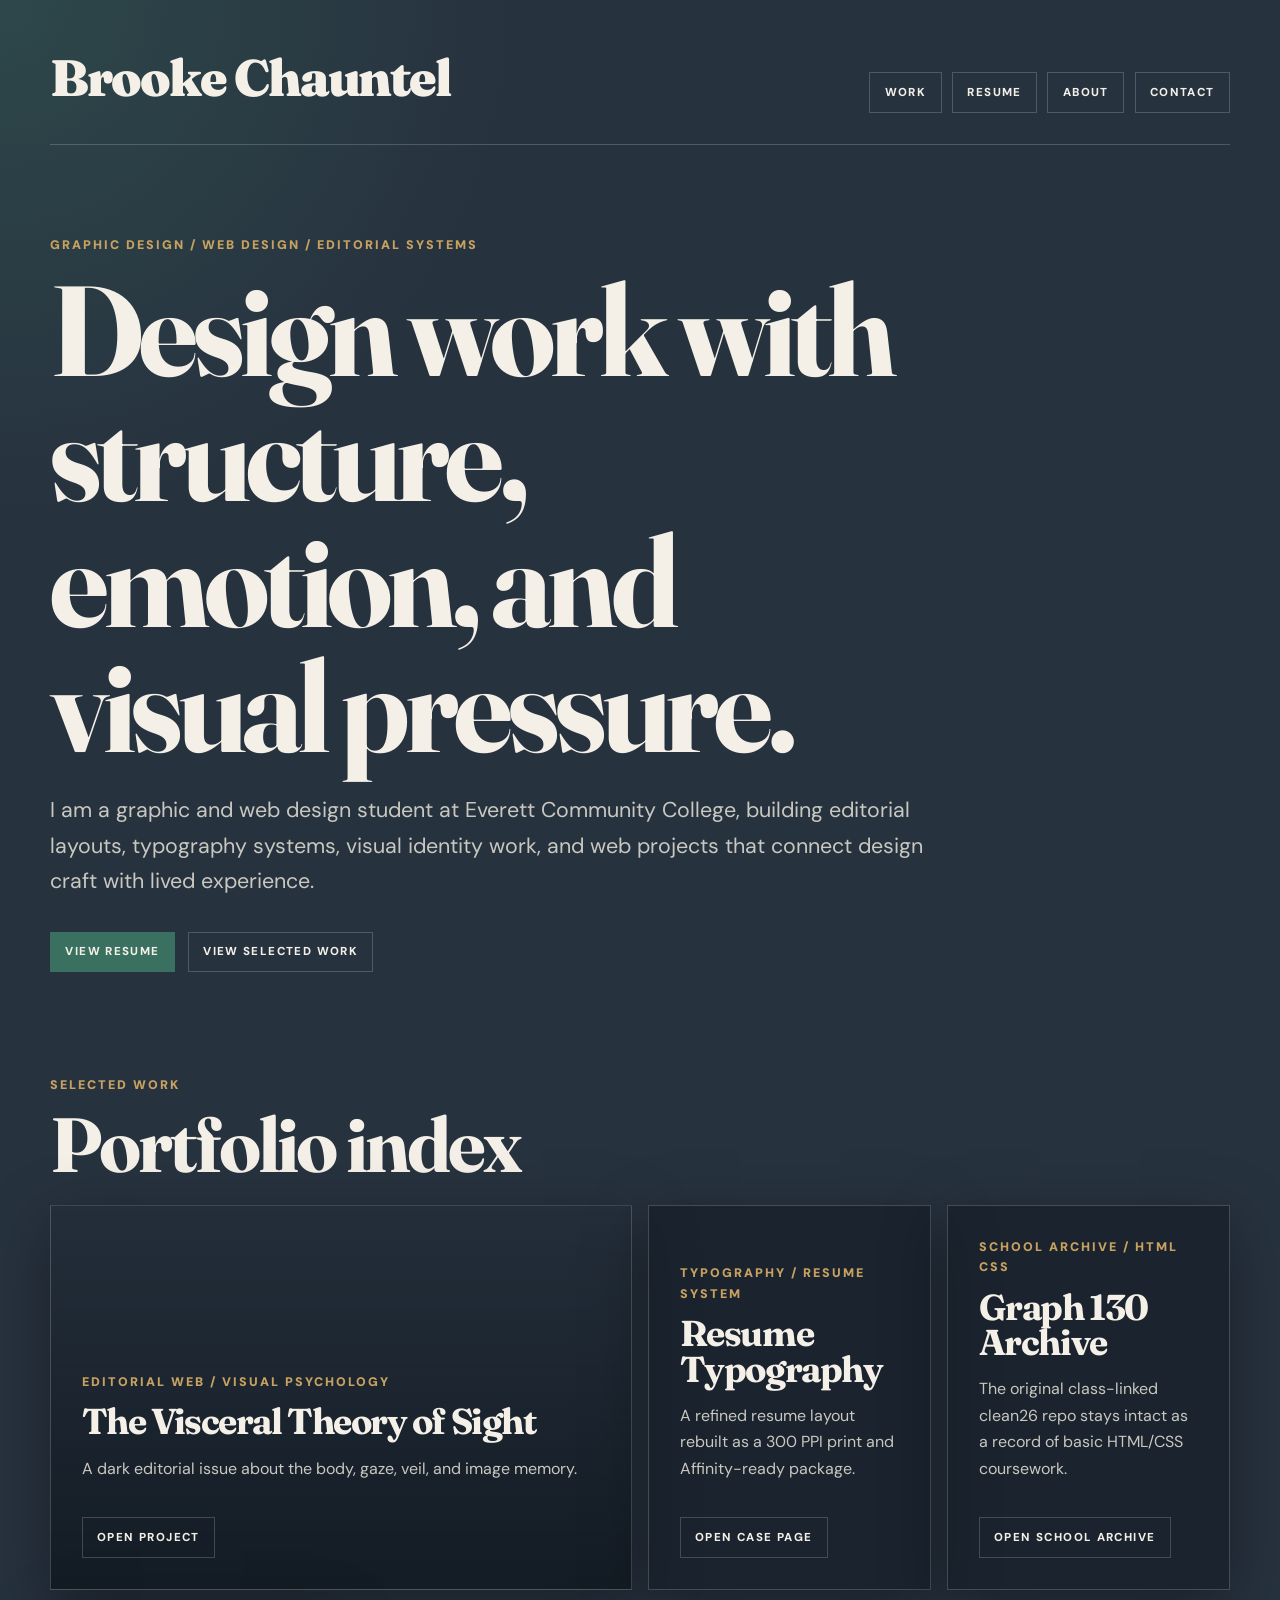
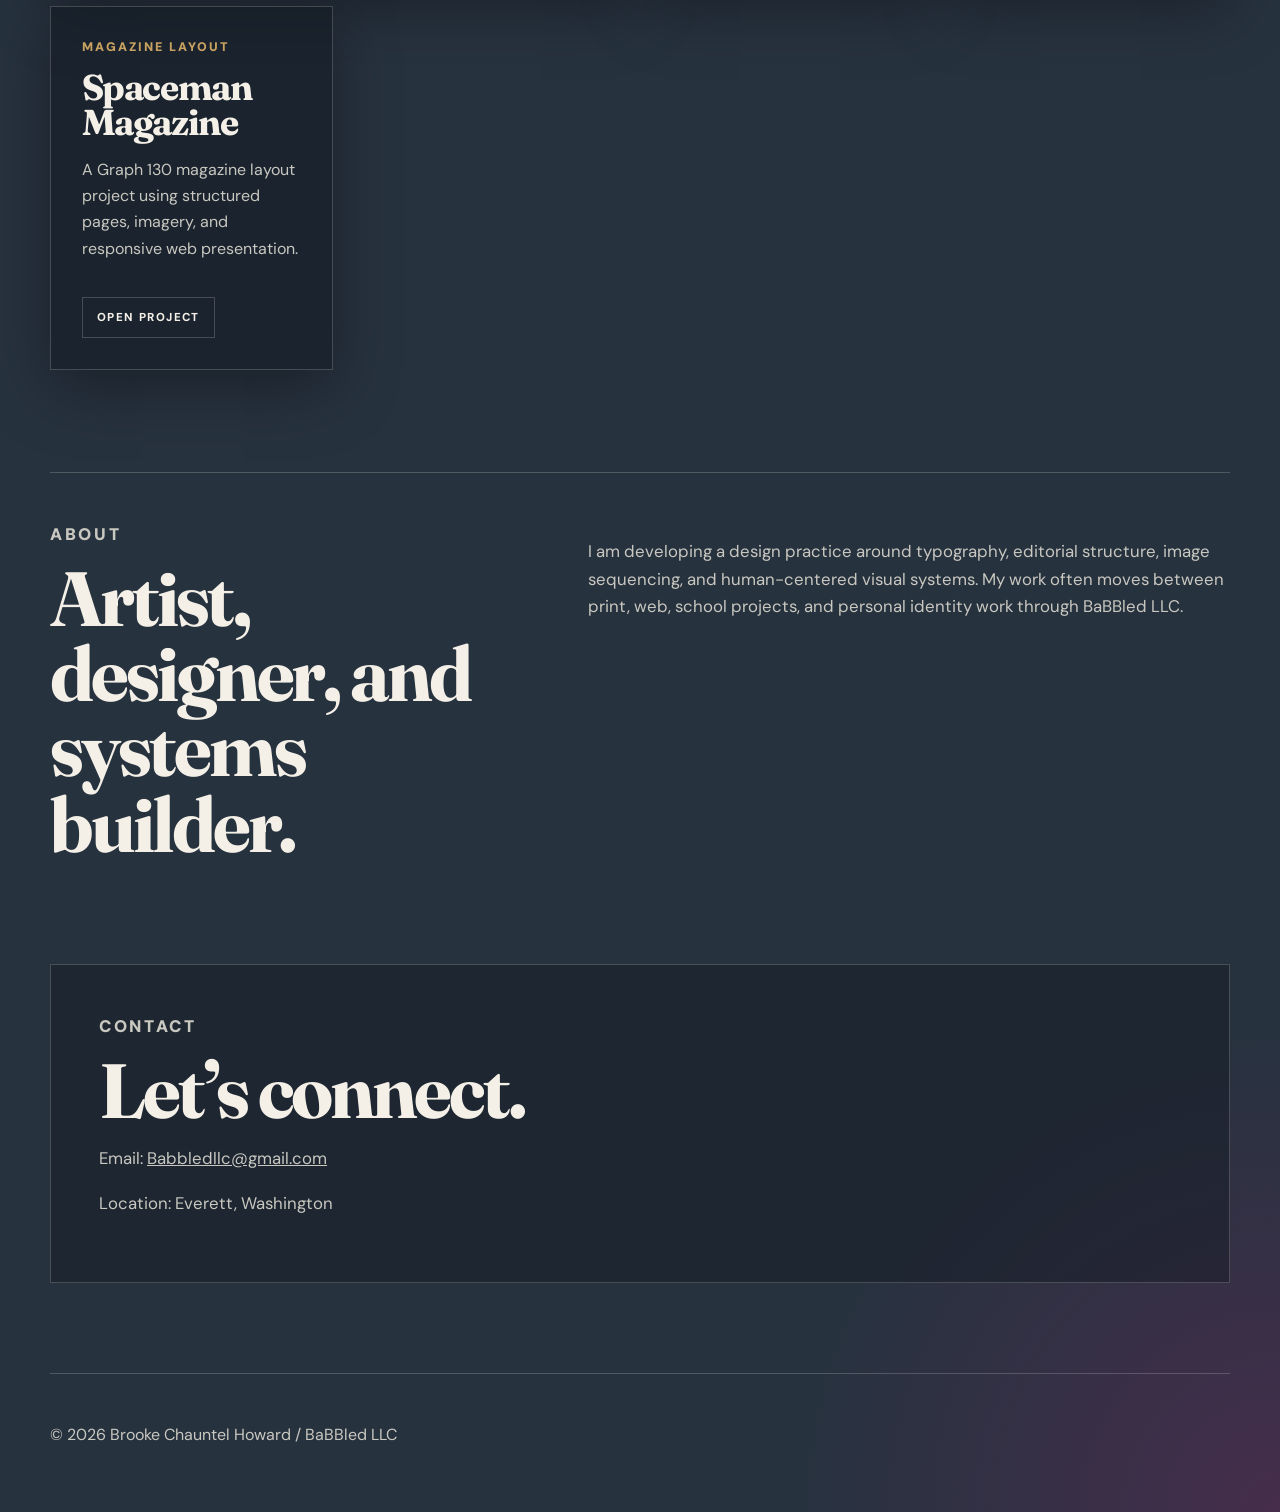
<file: index.html>
<!doctype html>
<html lang="en">
<head>
  <meta charset="utf-8">
  <meta name="viewport" content="width=device-width, initial-scale=1">
  <title>Brooke Chauntel | Portfolio</title>
  <meta name="description" content="Portfolio for Brooke Chauntel Howard, graphic and web design student, visual artist, and founder of BaBBled LLC.">
  <link rel="preconnect" href="https://fonts.googleapis.com">
  <link rel="preconnect" href="https://fonts.gstatic.com" crossorigin>
  <link href="https://fonts.googleapis.com/css2?family=DM+Sans:ital,opsz,wght@0,9..40,300..900;1,9..40,300..900&family=Fraunces:ital,opsz,wght,SOFT@0,9..144,400..900,0..100;1,9..144,400..900,0..100&display=swap" rel="stylesheet">
  <link rel="stylesheet" href="assets/css/site.css">
</head>
<body>
  <a class="skip-link" href="#work">Skip to work</a>

  <header class="site-header">
    <a class="brand" href="./">Brooke Chauntel</a>
    <nav aria-label="Primary navigation">
      <a href="#work">Work</a>
      <a href="resume.html">Resume</a>
      <a href="#about">About</a>
      <a href="#contact">Contact</a>
    </nav>
  </header>

  <main>
    <section class="hero" aria-labelledby="hero-title">
      <p class="eyebrow">Graphic design / web design / editorial systems</p>
      <h1 id="hero-title">Design work with structure, emotion, and visual pressure.</h1>
      <p class="deck">I am a graphic and web design student at Everett Community College, building editorial layouts, typography systems, visual identity work, and web projects that connect design craft with lived experience.</p>
      <div class="hero-actions">
        <a class="button primary" href="resume.html">View resume</a>
        <a class="button" href="#work">View selected work</a>
      </div>
    </section>

    <section class="section-heading" id="work" aria-labelledby="work-title">
      <p class="eyebrow">Selected work</p>
      <h2 id="work-title">Portfolio index</h2>
    </section>

    <section class="work-grid">
      <article class="project-card feature-card">
        <p class="project-type">Editorial web / visual psychology</p>
        <h3>The Visceral Theory of Sight</h3>
        <p>A dark editorial issue about the body, gaze, veil, and image memory.</p>
        <a href="https://brookehoward2008-droid.github.io/theory-of-sigh/">Open project</a>
      </article>

      <article class="project-card">
        <p class="project-type">Typography / resume system</p>
        <h3>Resume Typography</h3>
        <p>A refined resume layout rebuilt as a 300 PPI print and Affinity-ready package.</p>
        <a href="resume.html">Open case page</a>
      </article>

      <article class="project-card">
        <p class="project-type">School archive / HTML CSS</p>
        <h3>Graph 130 Archive</h3>
        <p>The original class-linked clean26 repo stays intact as a record of basic HTML/CSS coursework.</p>
        <a href="https://brookehoward2008-droid.github.io/clean26/">Open school archive</a>
      </article>

      <article class="project-card">
        <p class="project-type">Magazine layout</p>
        <h3>Spaceman Magazine</h3>
        <p>A Graph 130 magazine layout project using structured pages, imagery, and responsive web presentation.</p>
        <a href="https://brookehoward2008-droid.github.io/Spaceman-Magazine_Graph-130/final/index.html">Open project</a>
      </article>
    </section>

    <section class="about" id="about" aria-labelledby="about-title">
      <div>
        <p class="eyebrow">About</p>
        <h2 id="about-title">Artist, designer, and systems builder.</h2>
      </div>
      <p>I am developing a design practice around typography, editorial structure, image sequencing, and human-centered visual systems. My work often moves between print, web, school projects, and personal identity work through BaBBled LLC.</p>
    </section>

    <section class="contact" id="contact" aria-labelledby="contact-title">
      <p class="eyebrow">Contact</p>
      <h2 id="contact-title">Let’s connect.</h2>
      <p>Email: <a href="mailto:Babbledllc@gmail.com">Babbledllc@gmail.com</a></p>
      <p>Location: Everett, Washington</p>
    </section>
  </main>

  <footer>
    <p>© 2026 Brooke Chauntel Howard / BaBBled LLC</p>
  </footer>
</body>
</html>
</file>
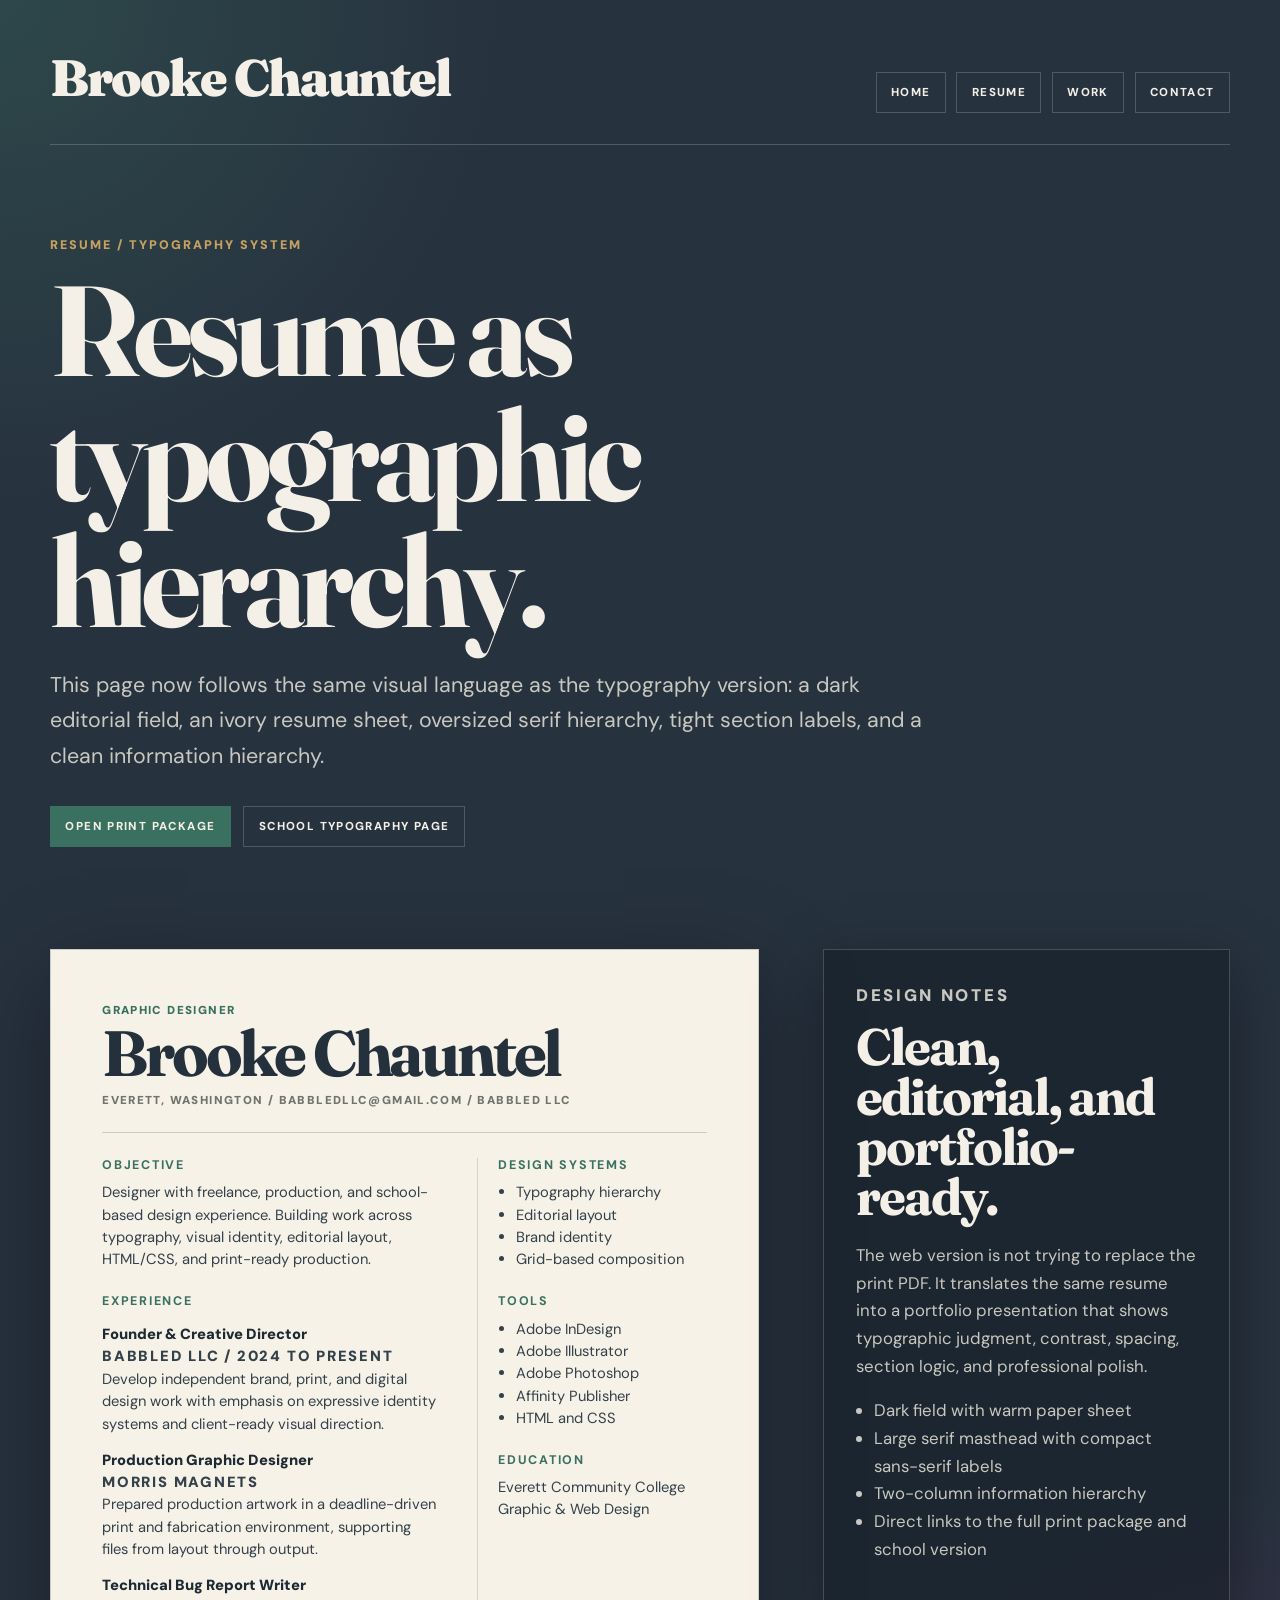
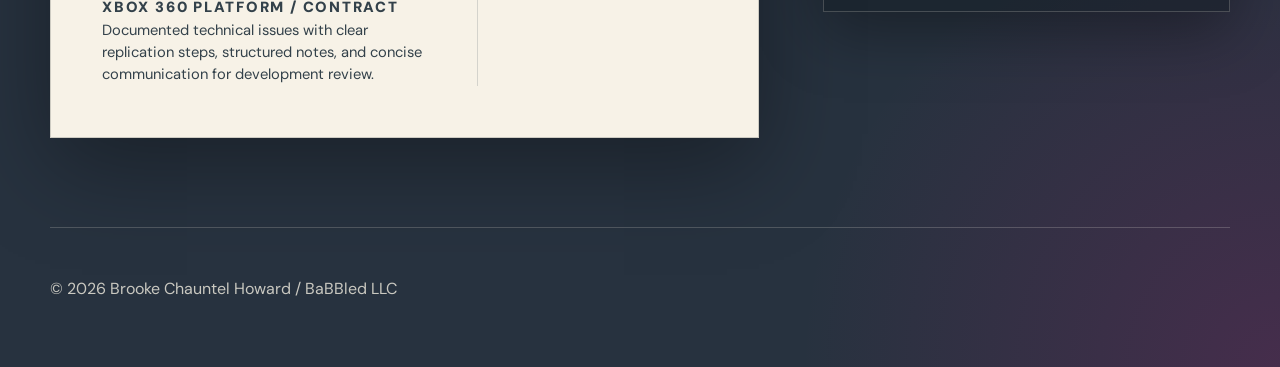
<file: resume.html>
<!doctype html>
<html lang="en">
<head>
  <meta charset="utf-8">
  <meta name="viewport" content="width=device-width, initial-scale=1">
  <title>Resume Typography | Brooke Chauntel</title>
  <meta name="description" content="Resume and typography case page for Brooke Chauntel Howard.">
  <link rel="preconnect" href="https://fonts.googleapis.com">
  <link rel="preconnect" href="https://fonts.gstatic.com" crossorigin>
  <link href="https://fonts.googleapis.com/css2?family=DM+Sans:ital,opsz,wght@0,9..40,300..900;1,9..40,300..900&family=Fraunces:ital,opsz,wght,SOFT@0,9..144,400..900,0..100;1,9..144,400..900,0..100&display=swap" rel="stylesheet">
  <link rel="stylesheet" href="assets/css/site.css">
</head>
<body>
  <a class="skip-link" href="#resume-sheet">Skip to resume</a>

  <header class="site-header">
    <a class="brand" href="./">Brooke Chauntel</a>
    <nav aria-label="Primary navigation">
      <a href="./">Home</a>
      <a href="resume.html">Resume</a>
      <a href="./#work">Work</a>
      <a href="./#contact">Contact</a>
    </nav>
  </header>

  <main>
    <section class="hero compact" id="resume">
      <p class="eyebrow">Resume / typography system</p>
      <h1>Resume as typographic hierarchy.</h1>
      <p class="deck">This page now follows the same visual language as the typography version: a dark editorial field, an ivory resume sheet, oversized serif hierarchy, tight section labels, and a clean information hierarchy.</p>
      <div class="hero-actions">
        <a class="button primary" href="https://drive.google.com/file/d/1Zn0tKhxJXxQLngIrr2JSuCad-F6PRu0q/view?usp=drivesdk">Open print package</a>
        <a class="button" href="https://brookehoward2008-droid.github.io/clean26/pages/resume.html">School typography page</a>
      </div>
    </section>

    <section class="resume-stage" aria-label="Resume typography preview">
      <article class="resume-sheet" id="resume-sheet" aria-label="Styled resume preview">
        <div class="resume-masthead">
          <p class="resume-kicker">Graphic designer</p>
          <h2>Brooke Chauntel</h2>
          <p class="resume-contact">Everett, Washington / Babbledllc@gmail.com / BaBBled LLC</p>
        </div>

        <div class="resume-grid">
          <div>
            <section class="resume-section">
              <h3>Objective</h3>
              <p>Designer with freelance, production, and school-based design experience. Building work across typography, visual identity, editorial layout, HTML/CSS, and print-ready production.</p>
            </section>

            <section class="resume-section">
              <h3>Experience</h3>
              <p class="job-title">Founder & Creative Director</p>
              <p class="job-meta">BaBBled LLC / 2024 to Present</p>
              <p>Develop independent brand, print, and digital design work with emphasis on expressive identity systems and client-ready visual direction.</p>

              <p class="job-title">Production Graphic Designer</p>
              <p class="job-meta">Morris Magnets</p>
              <p>Prepared production artwork in a deadline-driven print and fabrication environment, supporting files from layout through output.</p>

              <p class="job-title">Technical Bug Report Writer</p>
              <p class="job-meta">Xbox 360 Platform / Contract</p>
              <p>Documented technical issues with clear replication steps, structured notes, and concise communication for development review.</p>
            </section>
          </div>

          <aside class="resume-sidebar" aria-label="Resume details">
            <section class="resume-section">
              <h3>Design systems</h3>
              <ul>
                <li>Typography hierarchy</li>
                <li>Editorial layout</li>
                <li>Brand identity</li>
                <li>Grid-based composition</li>
              </ul>
            </section>

            <section class="resume-section">
              <h3>Tools</h3>
              <ul>
                <li>Adobe InDesign</li>
                <li>Adobe Illustrator</li>
                <li>Adobe Photoshop</li>
                <li>Affinity Publisher</li>
                <li>HTML and CSS</li>
              </ul>
            </section>

            <section class="resume-section">
              <h3>Education</h3>
              <p>Everett Community College<br>Graphic & Web Design</p>
            </section>
          </aside>
        </div>
      </article>

      <aside class="resume-notes" aria-label="Project notes">
        <p class="eyebrow">Design notes</p>
        <h2>Clean, editorial, and portfolio-ready.</h2>
        <p>The web version is not trying to replace the print PDF. It translates the same resume into a portfolio presentation that shows typographic judgment, contrast, spacing, section logic, and professional polish.</p>
        <ul>
          <li>Dark field with warm paper sheet</li>
          <li>Large serif masthead with compact sans-serif labels</li>
          <li>Two-column information hierarchy</li>
          <li>Direct links to the full print package and school version</li>
        </ul>
      </aside>
    </section>
  </main>

  <footer>
    <p>© 2026 Brooke Chauntel Howard / BaBBled LLC</p>
  </footer>
</body>
</html>
</file>
<file: assets/css/site.css>
:root {
  --ink: #101820;
  --slate: #27323f;
  --paper: #f4f0e7;
  --muted: #c9c8c0;
  --teal: #39705f;
  --aqua: #00b89c;
  --rose: #d01886;
  --gold: #c7a160;
  --line: rgba(244, 240, 231, 0.2);
  --shadow: rgba(0, 0, 0, 0.34);
}

* {
  box-sizing: border-box;
}

html {
  scroll-behavior: smooth;
}

body {
  margin: 0;
  background:
    radial-gradient(circle at top left, rgba(57, 112, 95, 0.35), transparent 32rem),
    radial-gradient(circle at bottom right, rgba(208, 24, 134, 0.18), transparent 30rem),
    var(--slate);
  color: var(--paper);
  font-family: "DM Sans", Helvetica, Arial, sans-serif;
  line-height: 1.65;
}

img {
  display: block;
  max-width: 100%;
}

a {
  color: inherit;
}

.skip-link {
  position: absolute;
  left: 1rem;
  top: -10rem;
  background: var(--paper);
  color: var(--ink);
  padding: 0.75rem 1rem;
  z-index: 10;
}

.skip-link:focus {
  top: 1rem;
}

.site-header,
main,
footer {
  width: min(1180px, calc(100% - 40px));
  margin: 0 auto;
}

.site-header {
  display: flex;
  justify-content: space-between;
  align-items: baseline;
  gap: 1.5rem;
  padding: 2.25rem 0 1.5rem;
  border-bottom: 1px solid var(--line);
}

.brand {
  font-family: "Fraunces", Georgia, serif;
  font-size: clamp(1.8rem, 4vw, 3.2rem);
  font-weight: 900;
  letter-spacing: -0.04em;
  text-decoration: none;
}

nav {
  display: flex;
  flex-wrap: wrap;
  justify-content: flex-end;
  gap: 0.65rem;
}

nav a,
.button,
.project-card a {
  border: 1px solid var(--line);
  padding: 0.62rem 0.9rem;
  text-decoration: none;
  text-transform: uppercase;
  letter-spacing: 0.12em;
  font-size: 0.72rem;
  font-weight: 800;
  transition: background 0.25s ease, border-color 0.25s ease, transform 0.25s ease;
}

nav a:hover,
nav a:focus-visible,
.button:hover,
.button:focus-visible,
.project-card a:hover,
.project-card a:focus-visible {
  background: var(--rose);
  border-color: var(--rose);
}

main {
  padding: clamp(3rem, 7vw, 6rem) 0;
}

.hero {
  max-width: 980px;
}

.hero.compact {
  max-width: 900px;
}

.eyebrow,
.project-type {
  margin: 0 0 0.75rem;
  color: var(--gold);
  font-size: 0.78rem;
  font-weight: 900;
  letter-spacing: 0.16em;
  text-transform: uppercase;
}

h1,
h2,
h3 {
  font-family: "Fraunces", Georgia, serif;
  letter-spacing: -0.04em;
  line-height: 0.98;
}

h1 {
  margin: 0;
  max-width: 11ch;
  font-size: clamp(4rem, 10vw, 9rem);
}

h2 {
  margin: 0;
  font-size: clamp(2.6rem, 6vw, 5.6rem);
}

h3 {
  margin: 0;
  font-size: clamp(1.55rem, 3vw, 2.25rem);
}

.deck {
  max-width: 56rem;
  margin: 1.5rem 0 0;
  color: var(--muted);
  font-size: clamp(1.08rem, 2vw, 1.34rem);
}

.hero-actions {
  display: flex;
  flex-wrap: wrap;
  gap: 0.8rem;
  margin-top: 2rem;
}

.button.primary {
  background: var(--teal);
  border-color: var(--teal);
}

.section-heading {
  margin-top: clamp(4rem, 8vw, 8rem);
  margin-bottom: 1.4rem;
}

.work-grid {
  display: grid;
  grid-template-columns: repeat(4, minmax(0, 1fr));
  gap: 1rem;
}

.project-card {
  min-height: 18rem;
  padding: clamp(1.3rem, 2.4vw, 2rem);
  background: rgba(16, 24, 32, 0.56);
  border: 1px solid var(--line);
  box-shadow: 0 18px 60px var(--shadow);
  display: flex;
  flex-direction: column;
  justify-content: flex-end;
}

.feature-card {
  grid-column: span 2;
  background:
    linear-gradient(180deg, rgba(16, 24, 32, 0.16), rgba(16, 24, 32, 0.86)),
    url("https://brookehoward2008-droid.github.io/theory-of-sigh/images/labeled/a58-social-constraint-see-plus-np3s9byoqac-unsplash.jpg") center / cover;
}

.project-card p:not(.project-type) {
  color: var(--muted);
}

.project-card a {
  align-self: flex-start;
  margin-top: 1.2rem;
}

.about,
.contact,
.resume-stage {
  margin-top: clamp(4rem, 8vw, 8rem);
}

.about {
  display: grid;
  grid-template-columns: 0.85fr 1.15fr;
  gap: clamp(2rem, 5vw, 5rem);
  align-items: start;
  padding-top: 3rem;
  border-top: 1px solid var(--line);
}

.about p,
.contact p,
.resume-notes p,
.resume-notes li {
  color: var(--muted);
  font-size: 1.05rem;
}

.contact {
  padding: 3rem;
  background: rgba(16, 24, 32, 0.44);
  border: 1px solid var(--line);
}

.resume-stage {
  display: grid;
  grid-template-columns: minmax(320px, 1.08fr) minmax(260px, 0.62fr);
  gap: clamp(2rem, 5vw, 4.5rem);
  align-items: start;
}

.resume-sheet {
  background: #f7f2e7;
  color: #24313d;
  min-height: 760px;
  padding: clamp(1.75rem, 4vw, 3.2rem);
  border: 1px solid rgba(16, 24, 32, 0.18);
  box-shadow: 0 28px 90px var(--shadow);
}

.resume-masthead {
  border-bottom: 1px solid rgba(36, 49, 61, 0.2);
  padding-bottom: 1.35rem;
  margin-bottom: 1.55rem;
}

.resume-kicker,
.resume-contact,
.job-meta {
  margin: 0;
  font-family: "DM Sans", Helvetica, Arial, sans-serif;
  text-transform: uppercase;
  letter-spacing: 0.12em;
  font-size: 0.72rem;
  font-weight: 900;
}

.resume-kicker,
.resume-section h3 {
  color: var(--teal);
}

.resume-sheet h2 {
  margin: 0.25rem 0 0.5rem;
  color: #24313d;
  font-size: clamp(2.65rem, 5vw, 5.4rem);
  letter-spacing: -0.05em;
  line-height: 0.92;
}

.resume-contact,
.job-meta {
  color: #6f746c;
}

.resume-grid {
  display: grid;
  grid-template-columns: minmax(0, 1.05fr) minmax(220px, 0.72fr);
  gap: clamp(1.5rem, 4vw, 2.5rem);
}

.resume-section + .resume-section {
  margin-top: 1.45rem;
}

.resume-section h3 {
  margin: 0 0 0.5rem;
  font-family: "DM Sans", Helvetica, Arial, sans-serif;
  font-size: 0.78rem;
  letter-spacing: 0.14em;
  line-height: 1.25;
  text-transform: uppercase;
}

.resume-section p,
.resume-section li {
  color: #33414a;
  font-size: 0.92rem;
  line-height: 1.52;
}

.resume-section p {
  margin: 0;
}

.resume-section ul {
  margin: 0;
  padding-left: 1.1rem;
}

.job-title {
  margin-top: 0.85rem !important;
  color: #1d2a34 !important;
  font-weight: 900;
}

.resume-sidebar {
  padding-left: clamp(0rem, 2vw, 1.25rem);
  border-left: 1px solid rgba(36, 49, 61, 0.16);
}

.resume-notes {
  position: sticky;
  top: 2rem;
  padding: clamp(1.3rem, 3vw, 2rem);
  background: rgba(16, 24, 32, 0.46);
  border: 1px solid var(--line);
  box-shadow: 0 18px 60px var(--shadow);
}

.resume-notes h2 {
  margin-bottom: 1.2rem;
  font-size: clamp(2rem, 4vw, 3.8rem);
}

.resume-notes ul {
  padding-left: 1.15rem;
}

footer {
  padding: 2rem 0 3rem;
  border-top: 1px solid var(--line);
  color: var(--muted);
}

@media (max-width: 900px) {
  .site-header,
  .about,
  .resume-stage,
  .resume-grid {
    display: block;
  }

  nav {
    justify-content: flex-start;
    margin-top: 1rem;
  }

  h1 {
    font-size: clamp(3.3rem, 16vw, 6rem);
  }

  .work-grid {
    grid-template-columns: 1fr;
  }

  .feature-card {
    grid-column: span 1;
  }

  .resume-sheet {
    min-height: auto;
    margin-bottom: 2rem;
  }

  .resume-sidebar {
    padding-left: 0;
    border-left: 0;
    margin-top: 1.45rem;
  }

  .resume-notes {
    position: static;
  }

  .contact {
    padding: 1.5rem;
  }
}
</file>
